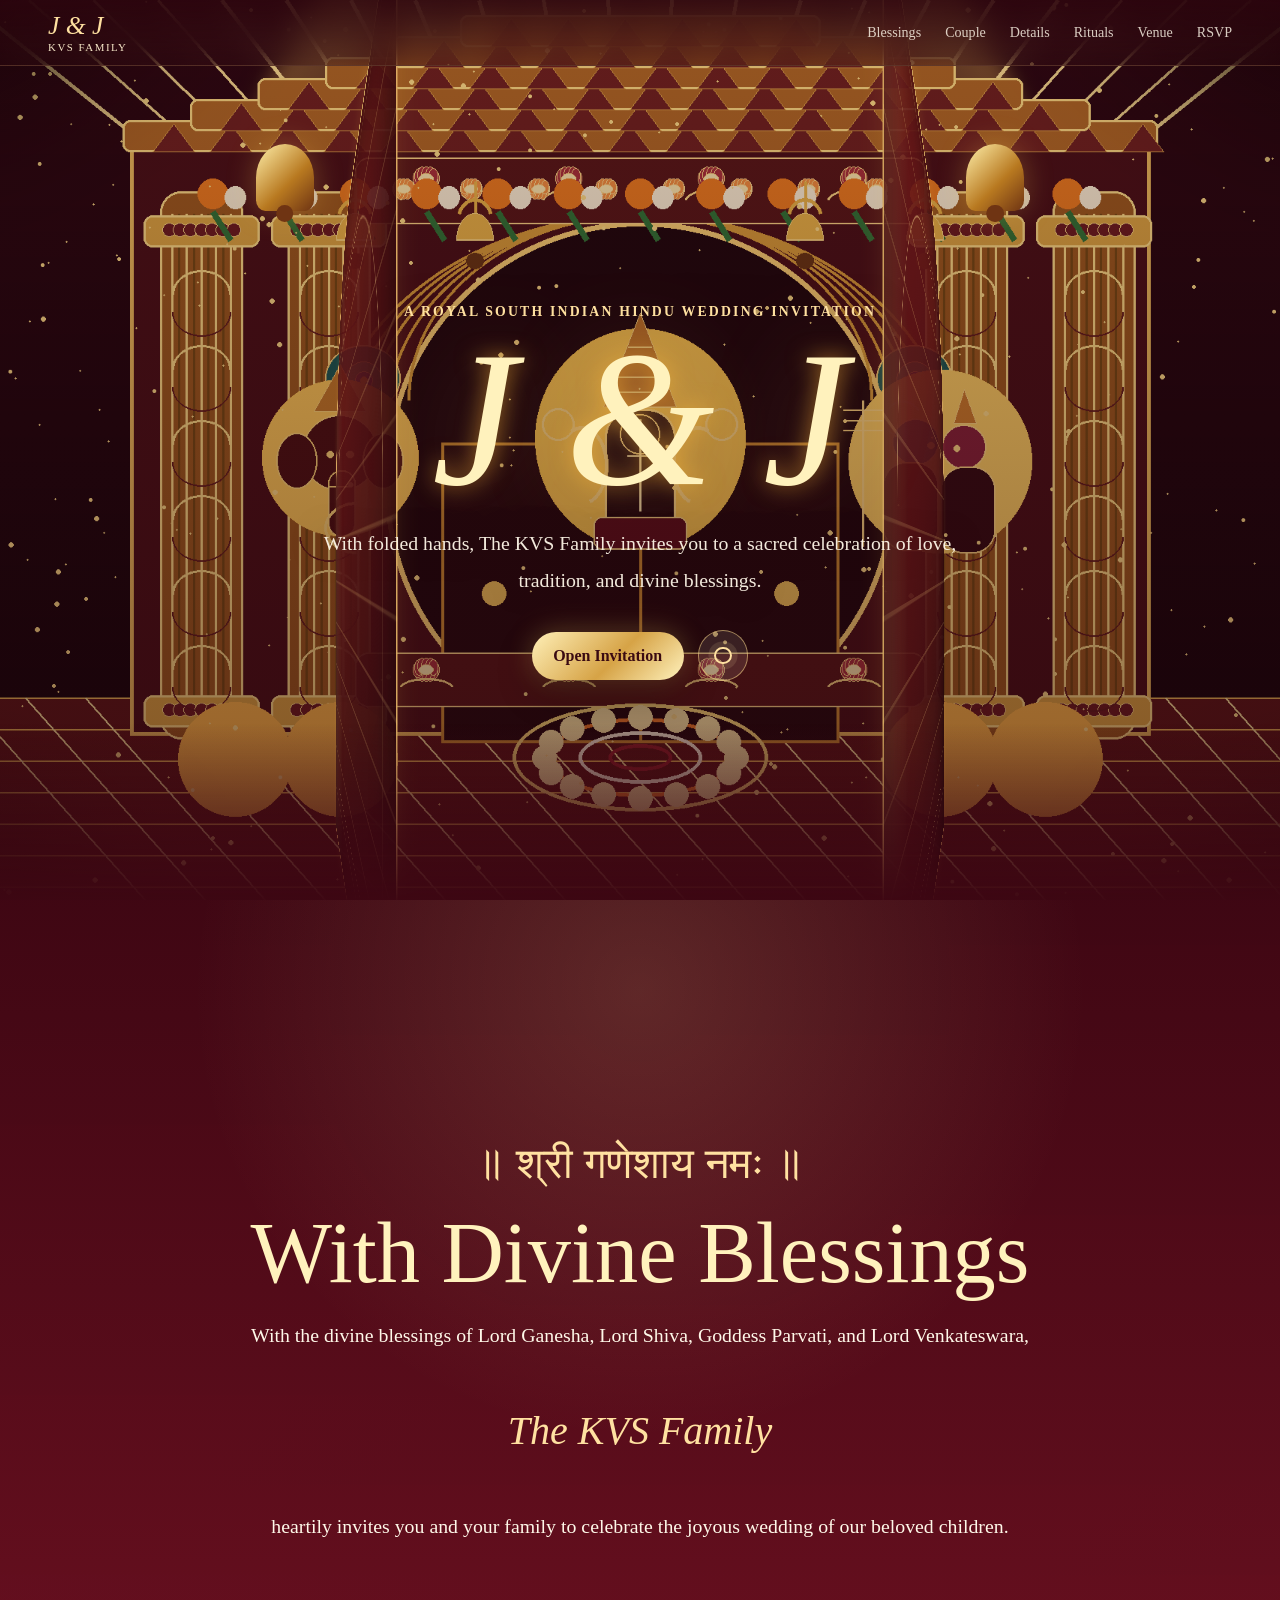
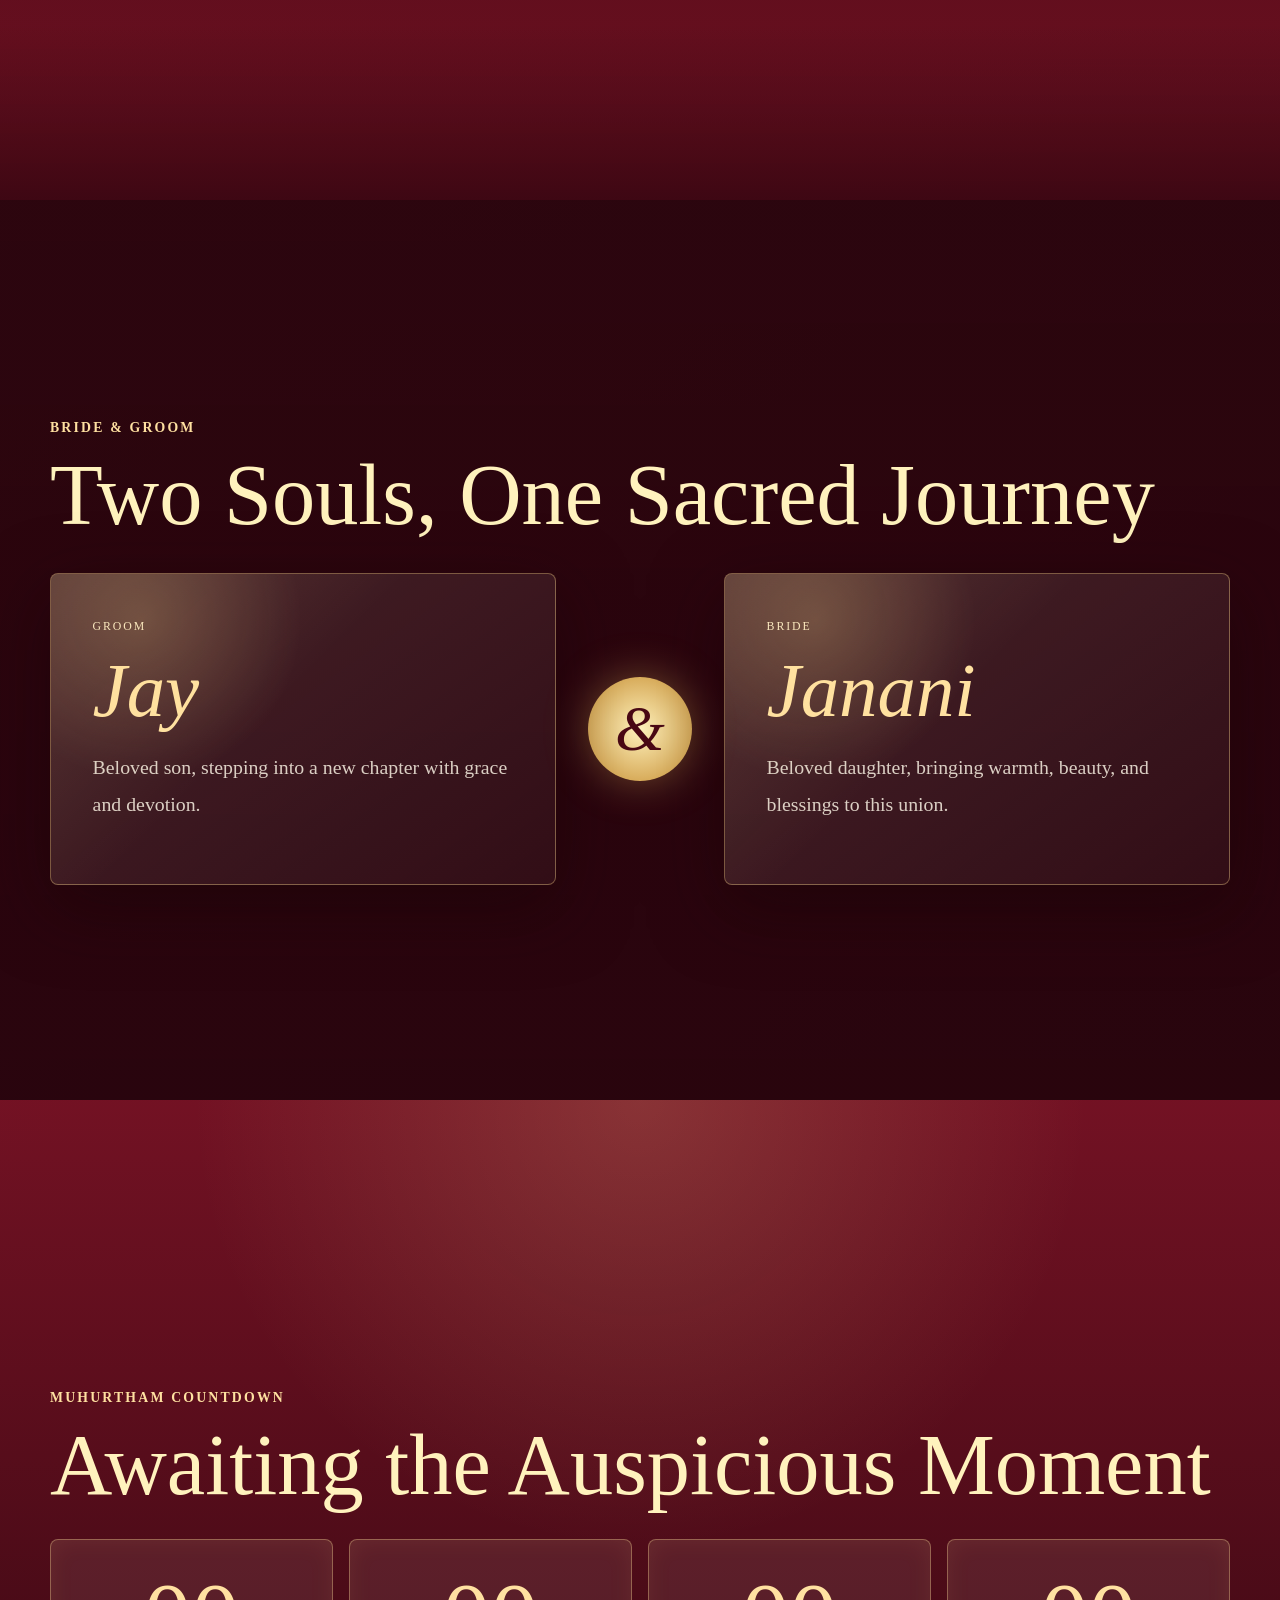
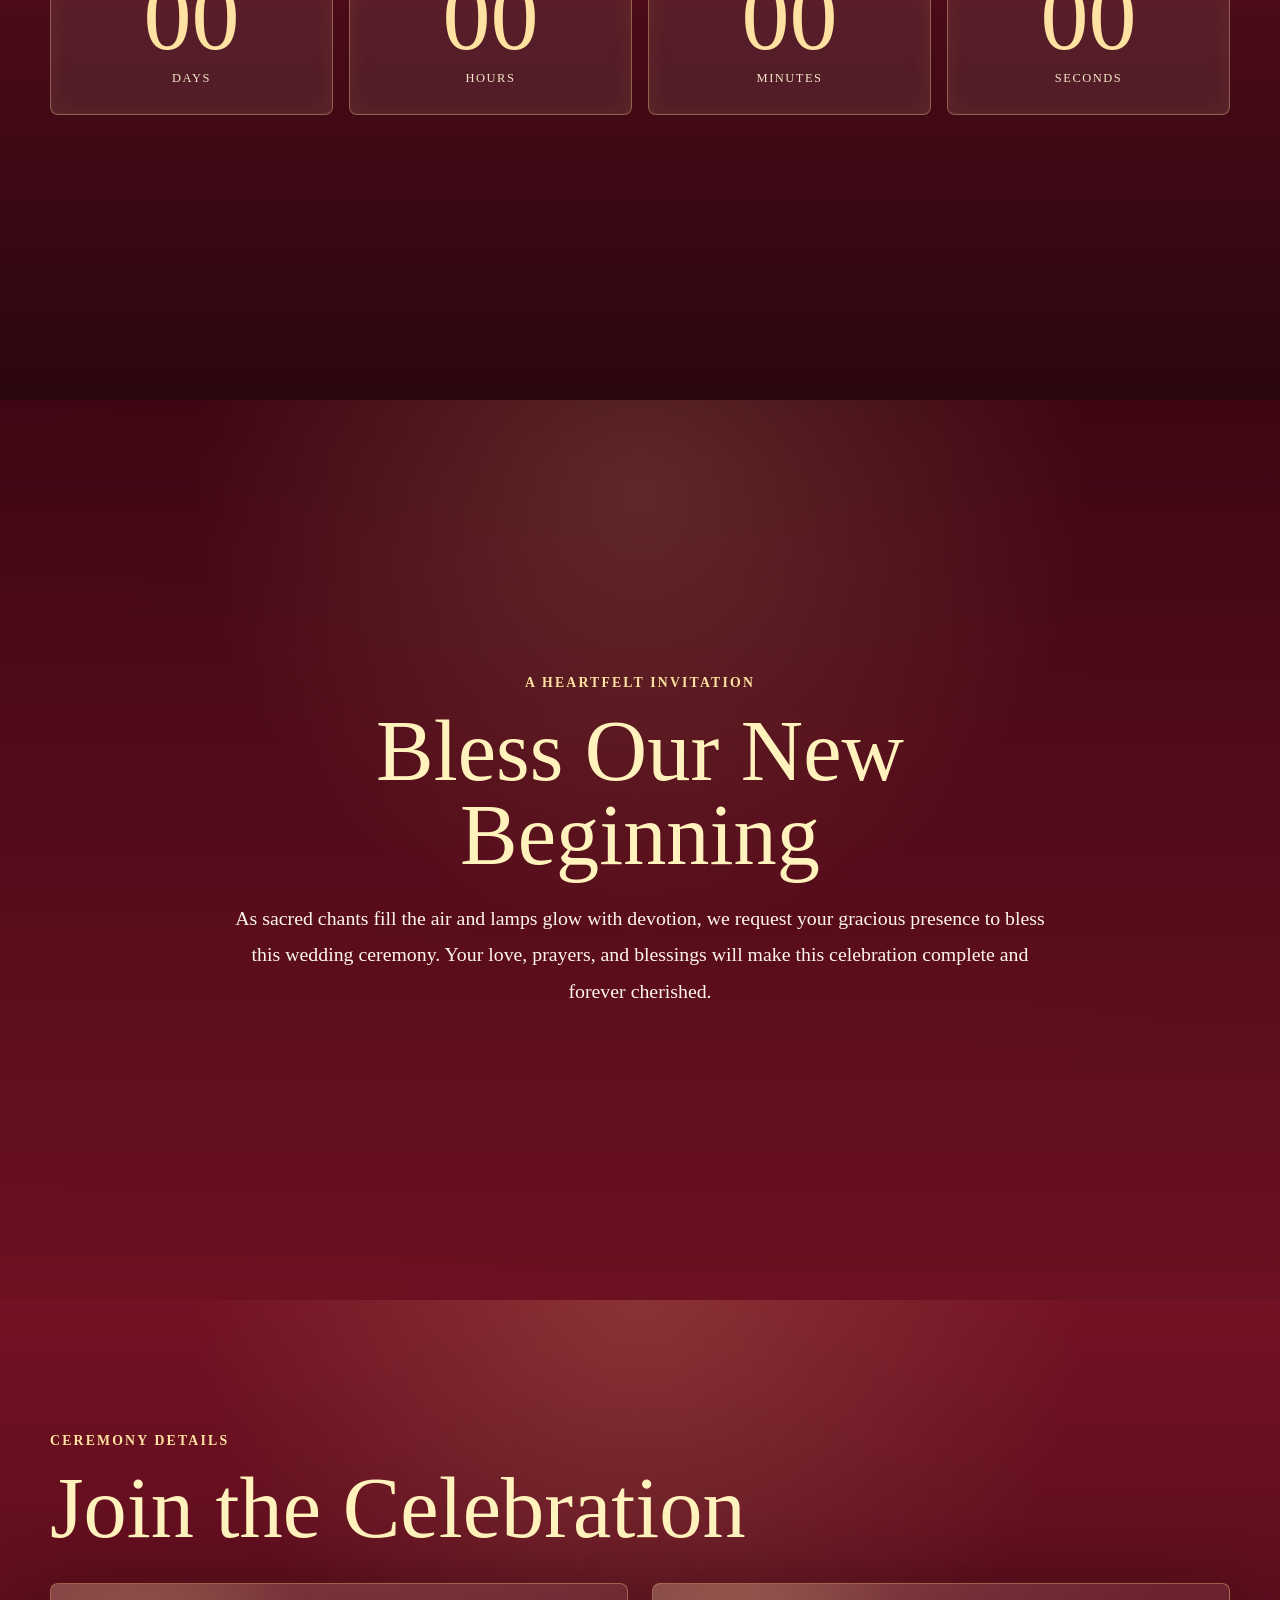
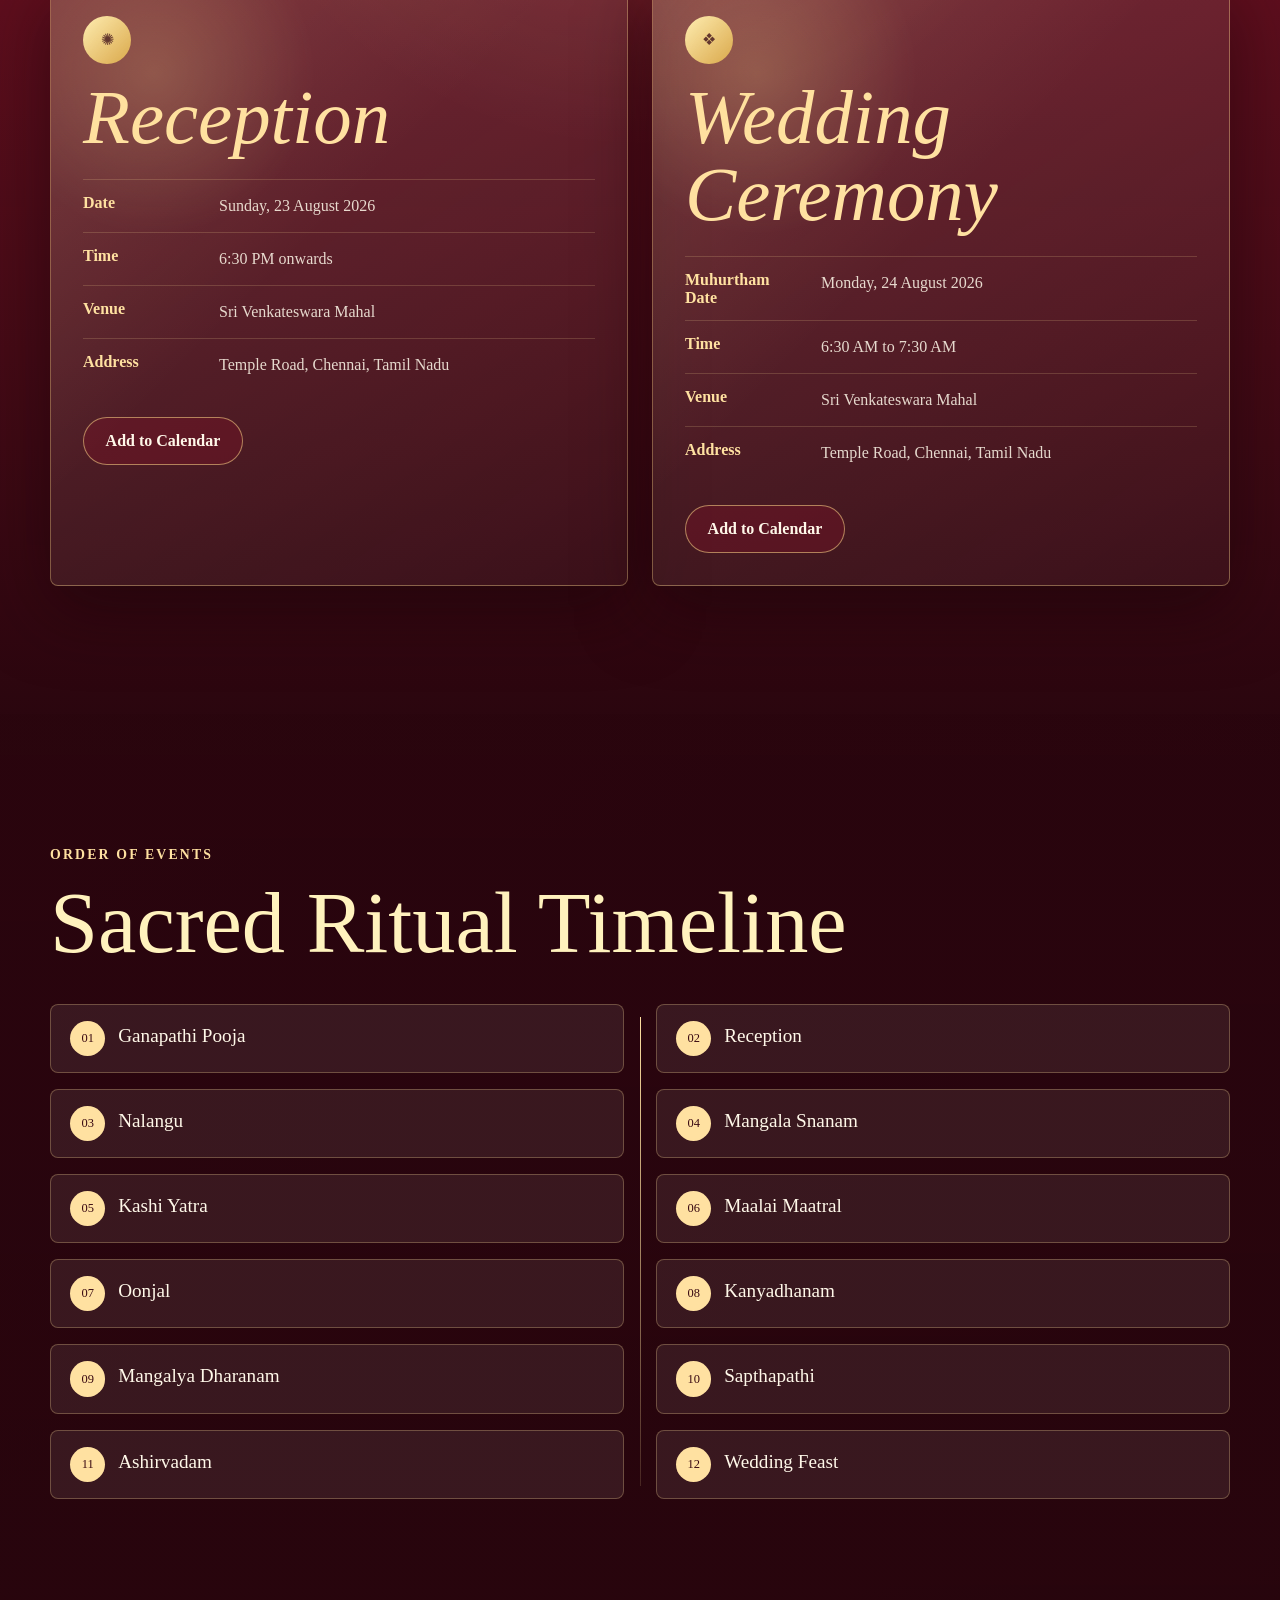
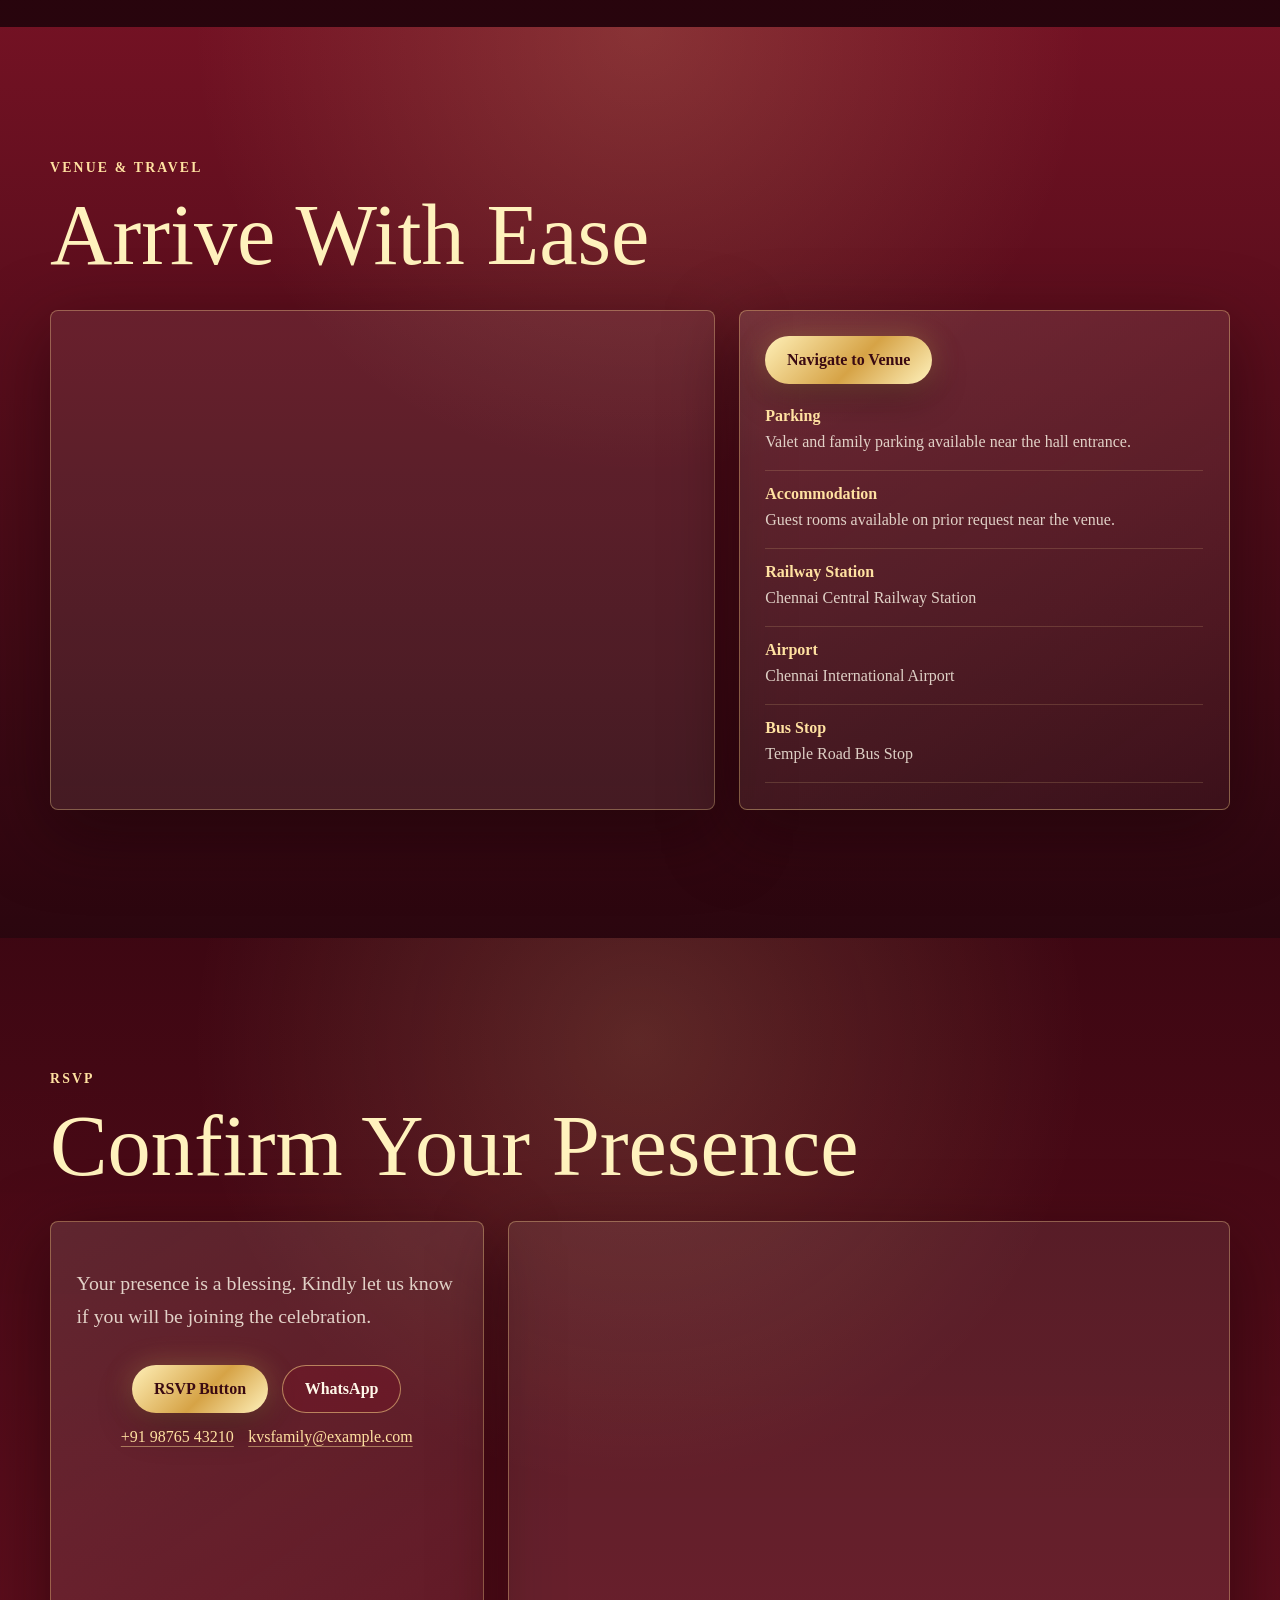
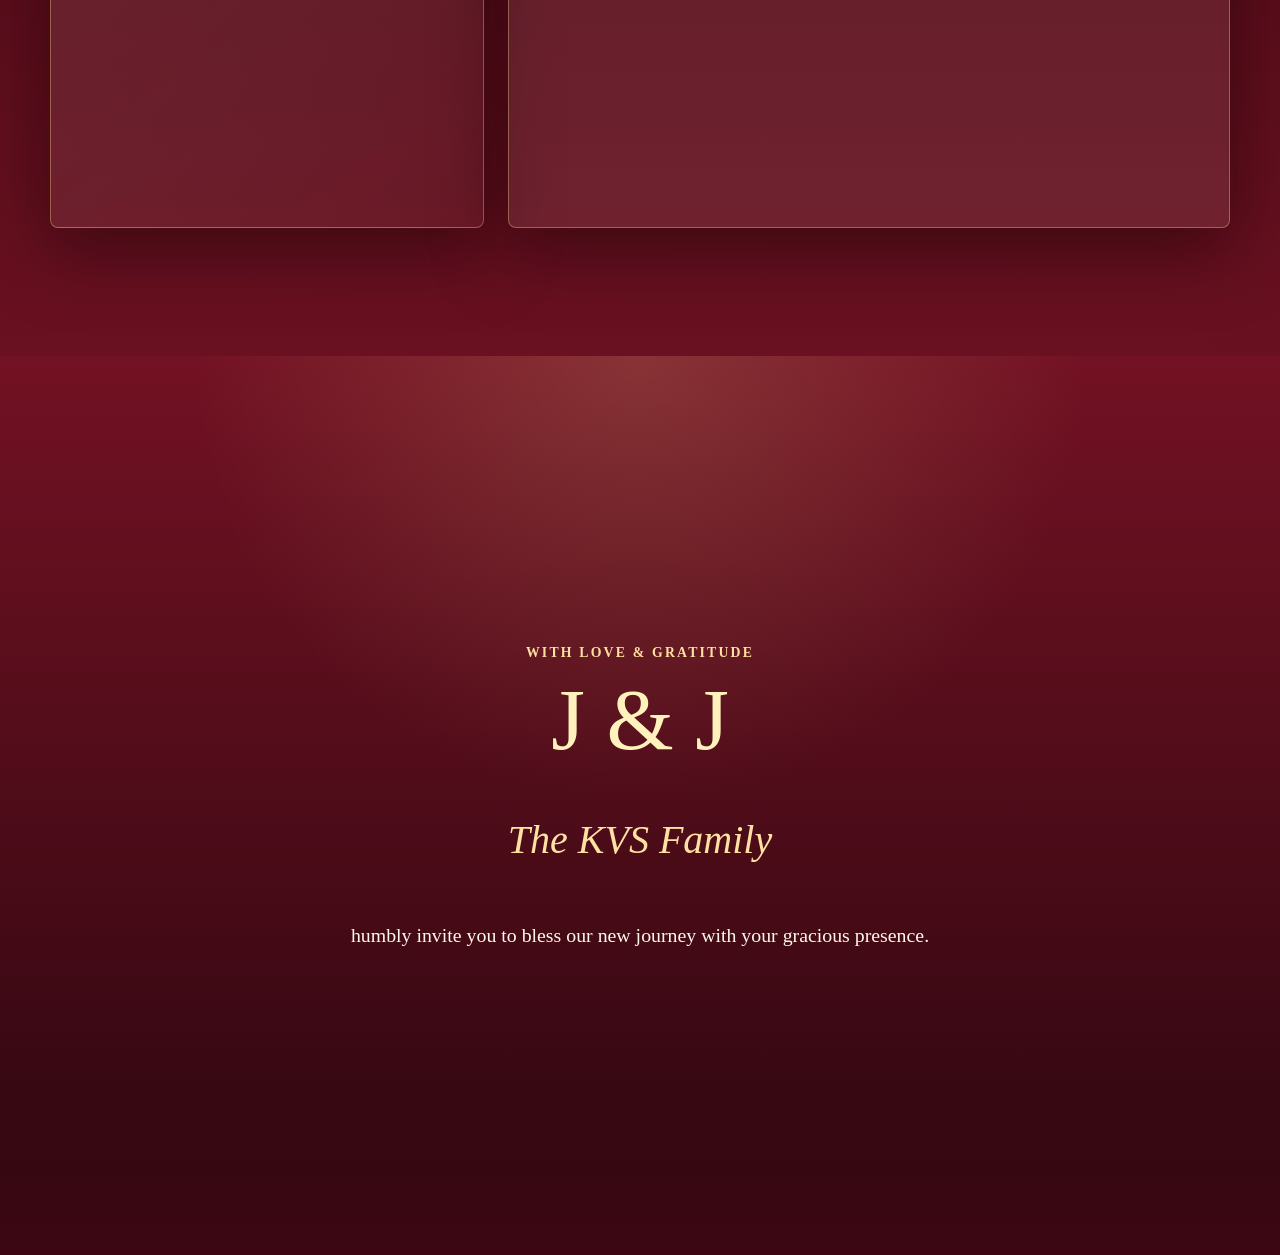
<file: 2026-07-06/create-a-premium-fully-responsive-single/outputs/index.html>
<!doctype html>
<html lang="en">
  <head>
    <meta charset="utf-8" />
    <meta name="viewport" content="width=device-width, initial-scale=1" />
    <title>J & J Wedding Invitation | The KVS Family</title>
    <meta
      name="description"
      content="A royal South Indian Hindu wedding invitation from The KVS Family, inviting you to bless the wedding journey of J & J."
    />
    <meta name="theme-color" content="#7b1426" />
    <meta property="og:title" content="J & J Wedding Invitation" />
    <meta property="og:description" content="The KVS Family heartily invites you to celebrate this joyous wedding." />
    <meta property="og:type" content="website" />
    <link rel="preload" href="assets/temple-entrance.png" as="image" />
    <link rel="stylesheet" href="styles.css" />
  </head>
  <body>
    <div class="loading-screen" aria-live="polite">
      <div class="loader-mark" aria-hidden="true">ॐ</div>
      <p>Preparing the divine invitation</p>
    </div>

    <div class="ambient" aria-hidden="true">
      <span class="ray ray-one"></span>
      <span class="ray ray-two"></span>
      <span class="ray ray-three"></span>
      <div class="petal-field"></div>
      <div class="sparkle-field"></div>
    </div>

    <header class="site-header" aria-label="Primary navigation">
      <a class="brand" href="#opening" aria-label="J and J wedding invitation home">
        <span>J & J</span>
        <small>KVS Family</small>
      </a>
      <button class="nav-toggle" type="button" aria-label="Open navigation" aria-expanded="false">
        <span></span><span></span><span></span>
      </button>
      <nav class="site-nav">
        <a href="#welcome">Blessings</a>
        <a href="#couple">Couple</a>
        <a href="#details">Details</a>
        <a href="#events">Rituals</a>
        <a href="#travel">Venue</a>
        <a href="#rsvp">RSVP</a>
      </nav>
    </header>

    <main>
      <section id="opening" class="hero section" aria-labelledby="hero-title">
        <div class="hero-backdrop" aria-hidden="true">
          <div class="temple-doors">
            <span class="door door-left"></span>
            <span class="door door-right"></span>
          </div>
          <span class="bell bell-left"></span>
          <span class="bell bell-right"></span>
        </div>
        <div class="hero-content reveal">
          <p class="eyebrow">A Royal South Indian Hindu Wedding Invitation</p>
          <h1 id="hero-title">J & J</h1>
          <p class="hero-copy">With folded hands, The KVS Family invites you to a sacred celebration of love, tradition, and divine blessings.</p>
          <div class="hero-actions">
            <button class="primary-button" type="button" data-open-invitation>Open Invitation</button>
            <button class="icon-button" type="button" data-audio-toggle aria-label="Play temple ambience">
              <span class="sound-icon" aria-hidden="true"></span>
            </button>
          </div>
        </div>
      </section>

      <section id="welcome" class="section welcome-section" aria-labelledby="welcome-title">
        <div class="section-inner narrow reveal">
          <p class="sanskrit">॥ श्री गणेशाय नमः ॥</p>
          <h2 id="welcome-title">With Divine Blessings</h2>
          <p>
            With the divine blessings of Lord Ganesha, Lord Shiva, Goddess Parvati, and Lord Venkateswara,
          </p>
          <p class="family-name">The KVS Family</p>
          <p>
            heartily invites you and your family to celebrate the joyous wedding of our beloved children.
          </p>
        </div>
      </section>

      <section id="couple" class="section couple-section" aria-labelledby="couple-title">
        <div class="section-inner reveal">
          <p class="eyebrow">Bride & Groom</p>
          <h2 id="couple-title">Two Souls, One Sacred Journey</h2>
          <div class="couple-card">
            <article>
              <span class="role">Groom</span>
              <h3 data-groom-name>Jay</h3>
              <p>Beloved son, stepping into a new chapter with grace and devotion.</p>
            </article>
            <div class="ampersand" aria-hidden="true">&</div>
            <article>
              <span class="role">Bride</span>
              <h3 data-bride-name>Janani</h3>
              <p>Beloved daughter, bringing warmth, beauty, and blessings to this union.</p>
            </article>
          </div>
        </div>
      </section>

      <section id="countdown" class="section countdown-section" aria-labelledby="countdown-title">
        <div class="section-inner reveal">
          <p class="eyebrow">Muhurtham Countdown</p>
          <h2 id="countdown-title">Awaiting the Auspicious Moment</h2>
          <div class="countdown-grid" role="timer" aria-live="polite">
            <div><strong data-countdown-days>00</strong><span>Days</span></div>
            <div><strong data-countdown-hours>00</strong><span>Hours</span></div>
            <div><strong data-countdown-minutes>00</strong><span>Minutes</span></div>
            <div><strong data-countdown-seconds>00</strong><span>Seconds</span></div>
          </div>
        </div>
      </section>

      <section class="section message-section" aria-labelledby="message-title">
        <div class="section-inner narrow reveal">
          <p class="eyebrow">A Heartfelt Invitation</p>
          <h2 id="message-title">Bless Our New Beginning</h2>
          <p>
            As sacred chants fill the air and lamps glow with devotion, we request your gracious presence to bless this wedding ceremony. Your love, prayers, and blessings will make this celebration complete and forever cherished.
          </p>
        </div>
      </section>

      <section id="details" class="section details-section" aria-labelledby="details-title">
        <div class="section-inner reveal">
          <p class="eyebrow">Ceremony Details</p>
          <h2 id="details-title">Join the Celebration</h2>
          <div class="detail-grid">
            <article class="detail-panel">
              <span class="detail-icon" aria-hidden="true">✺</span>
              <h3>Reception</h3>
              <dl>
                <div><dt>Date</dt><dd data-reception-date>Sunday, 23 August 2026</dd></div>
                <div><dt>Time</dt><dd data-reception-time>6:30 PM onwards</dd></div>
                <div><dt>Venue</dt><dd data-reception-venue>Sri Venkateswara Mahal</dd></div>
                <div><dt>Address</dt><dd data-reception-address>Temple Road, Chennai, Tamil Nadu</dd></div>
              </dl>
              <button class="secondary-button" type="button" data-calendar="reception">Add to Calendar</button>
            </article>
            <article class="detail-panel">
              <span class="detail-icon" aria-hidden="true">❖</span>
              <h3>Wedding Ceremony</h3>
              <dl>
                <div><dt>Muhurtham Date</dt><dd data-wedding-date>Monday, 24 August 2026</dd></div>
                <div><dt>Time</dt><dd data-wedding-time>6:30 AM to 7:30 AM</dd></div>
                <div><dt>Venue</dt><dd data-wedding-venue>Sri Venkateswara Mahal</dd></div>
                <div><dt>Address</dt><dd data-wedding-address>Temple Road, Chennai, Tamil Nadu</dd></div>
              </dl>
              <button class="secondary-button" type="button" data-calendar="wedding">Add to Calendar</button>
            </article>
          </div>
        </div>
      </section>

      <section id="events" class="section events-section" aria-labelledby="events-title">
        <div class="section-inner reveal">
          <p class="eyebrow">Order of Events</p>
          <h2 id="events-title">Sacred Ritual Timeline</h2>
          <ol class="timeline">
            <li><span>Ganapathi Pooja</span></li>
            <li><span>Reception</span></li>
            <li><span>Nalangu</span></li>
            <li><span>Mangala Snanam</span></li>
            <li><span>Kashi Yatra</span></li>
            <li><span>Maalai Maatral</span></li>
            <li><span>Oonjal</span></li>
            <li><span>Kanyadhanam</span></li>
            <li><span>Mangalya Dharanam</span></li>
            <li><span>Sapthapathi</span></li>
            <li><span>Ashirvadam</span></li>
            <li><span>Wedding Feast</span></li>
          </ol>
        </div>
      </section>

      <section id="travel" class="section travel-section" aria-labelledby="travel-title">
        <div class="section-inner reveal">
          <p class="eyebrow">Venue & Travel</p>
          <h2 id="travel-title">Arrive With Ease</h2>
          <div class="travel-layout">
            <div class="map-frame">
              <iframe
                title="Wedding venue map"
                loading="lazy"
                referrerpolicy="no-referrer-when-downgrade"
                data-map-frame
                src="https://www.google.com/maps?q=Sri%20Venkateswara%20Mahal%20Chennai&output=embed"
              ></iframe>
            </div>
            <div class="travel-info">
              <a class="primary-button" data-navigation-link target="_blank" rel="noopener" href="https://www.google.com/maps/search/?api=1&query=Sri%20Venkateswara%20Mahal%20Chennai">Navigate to Venue</a>
              <ul class="info-list">
                <li><strong>Parking</strong><span>Valet and family parking available near the hall entrance.</span></li>
                <li><strong>Accommodation</strong><span>Guest rooms available on prior request near the venue.</span></li>
                <li><strong>Railway Station</strong><span data-railway>Chennai Central Railway Station</span></li>
                <li><strong>Airport</strong><span data-airport>Chennai International Airport</span></li>
                <li><strong>Bus Stop</strong><span data-bus-stop>Temple Road Bus Stop</span></li>
              </ul>
            </div>
          </div>
        </div>
      </section>

      <section id="rsvp" class="section rsvp-section" aria-labelledby="rsvp-title">
        <div class="section-inner reveal">
          <p class="eyebrow">RSVP</p>
          <h2 id="rsvp-title">Confirm Your Presence</h2>
          <div class="rsvp-layout">
            <div class="rsvp-copy">
              <p>Your presence is a blessing. Kindly let us know if you will be joining the celebration.</p>
              <div class="contact-actions">
                <a class="primary-button" data-rsvp-link target="_blank" rel="noopener" href="https://forms.gle/example">RSVP Button</a>
                <a class="secondary-button" data-whatsapp-link target="_blank" rel="noopener" href="https://wa.me/919876543210">WhatsApp</a>
                <a class="text-link" data-phone-link href="tel:+919876543210">+91 98765 43210</a>
                <a class="text-link" data-email-link href="mailto:kvsfamily@example.com">kvsfamily@example.com</a>
              </div>
            </div>
            <div class="form-frame">
              <iframe title="RSVP Google Form" data-rsvp-frame src="about:blank" loading="lazy"></iframe>
              <p>Replace the RSVP link in <code>script.js</code> with your Google Form embed URL.</p>
            </div>
          </div>
        </div>
      </section>

      <section class="section closing-section" aria-labelledby="closing-title">
        <div class="section-inner narrow reveal">
          <p class="eyebrow">With Love & Gratitude</p>
          <h2 id="closing-title">J & J</h2>
          <p class="family-name">The KVS Family</p>
          <p>humbly invite you to bless our new journey with your gracious presence.</p>
        </div>
      </section>
    </main>

    <button class="back-to-top" type="button" aria-label="Back to top">↑</button>
    <script src="script.js"></script>
  </body>
</html>
</file>
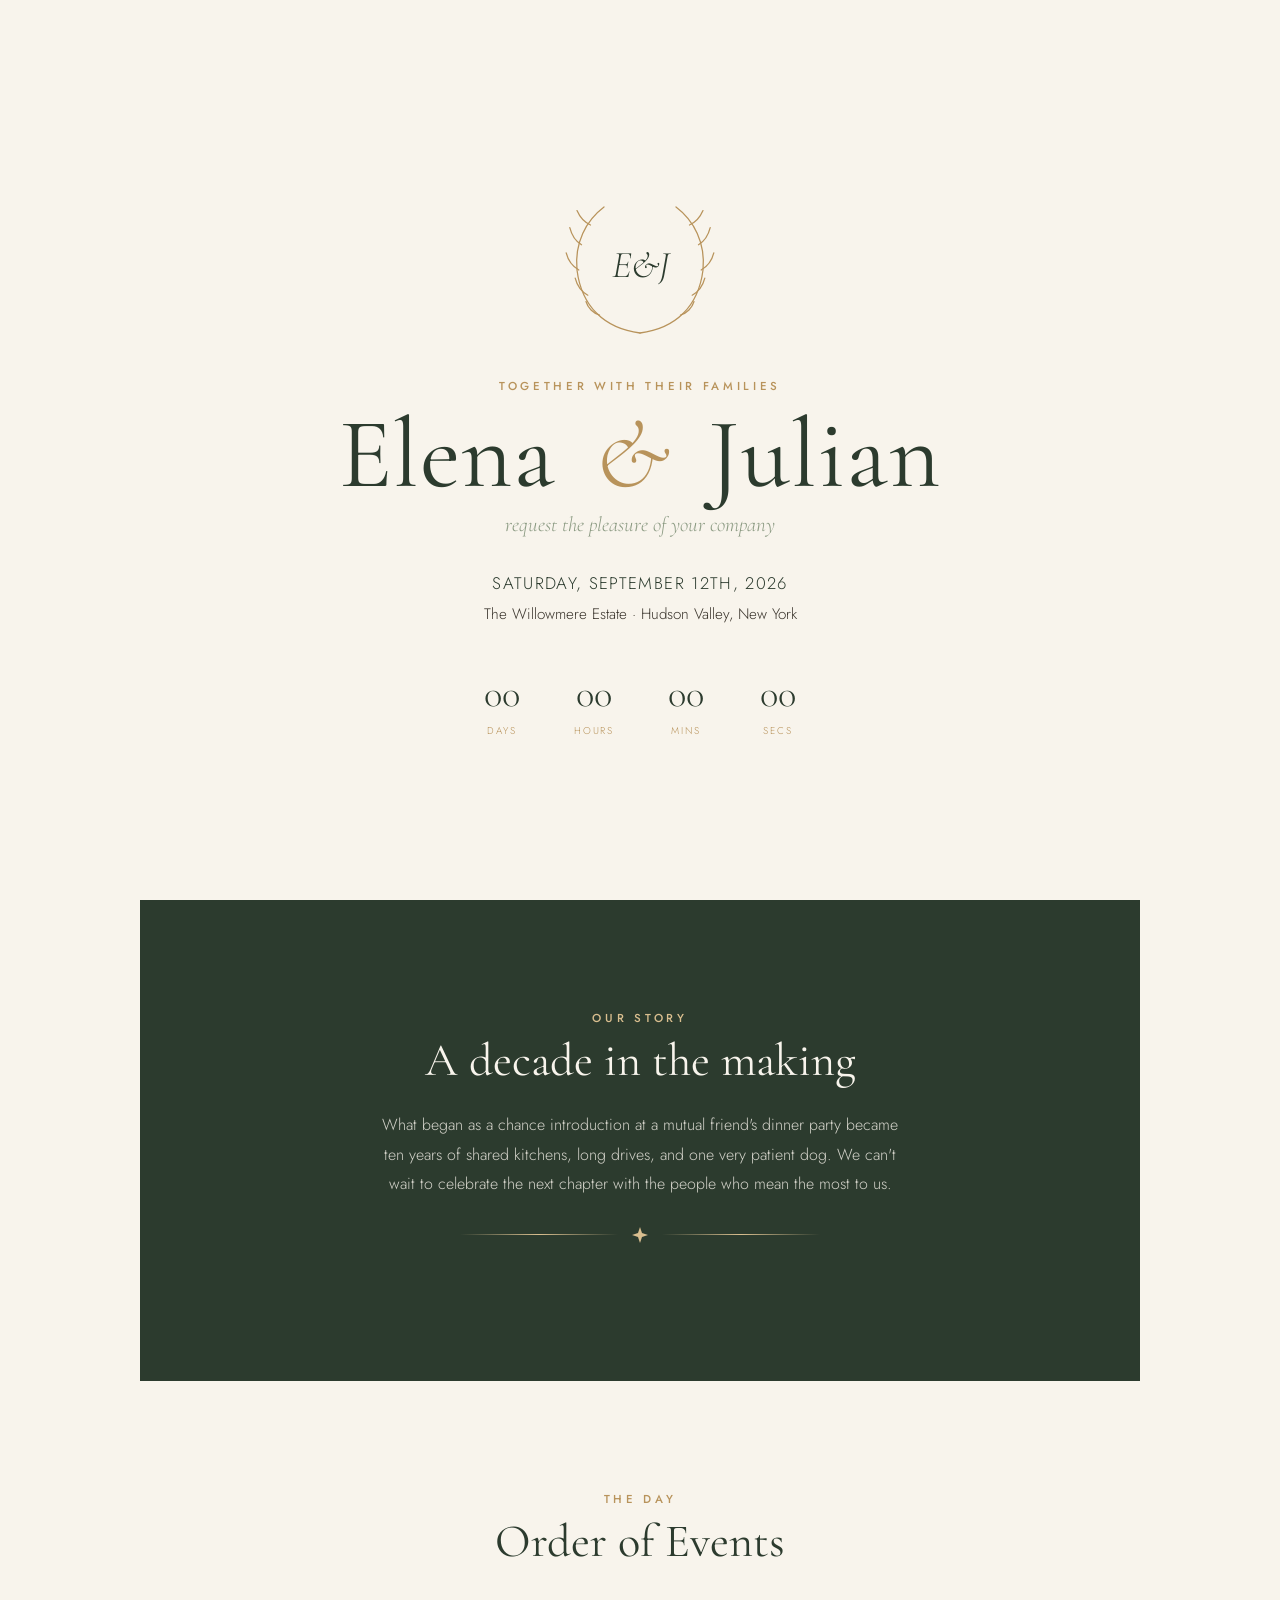
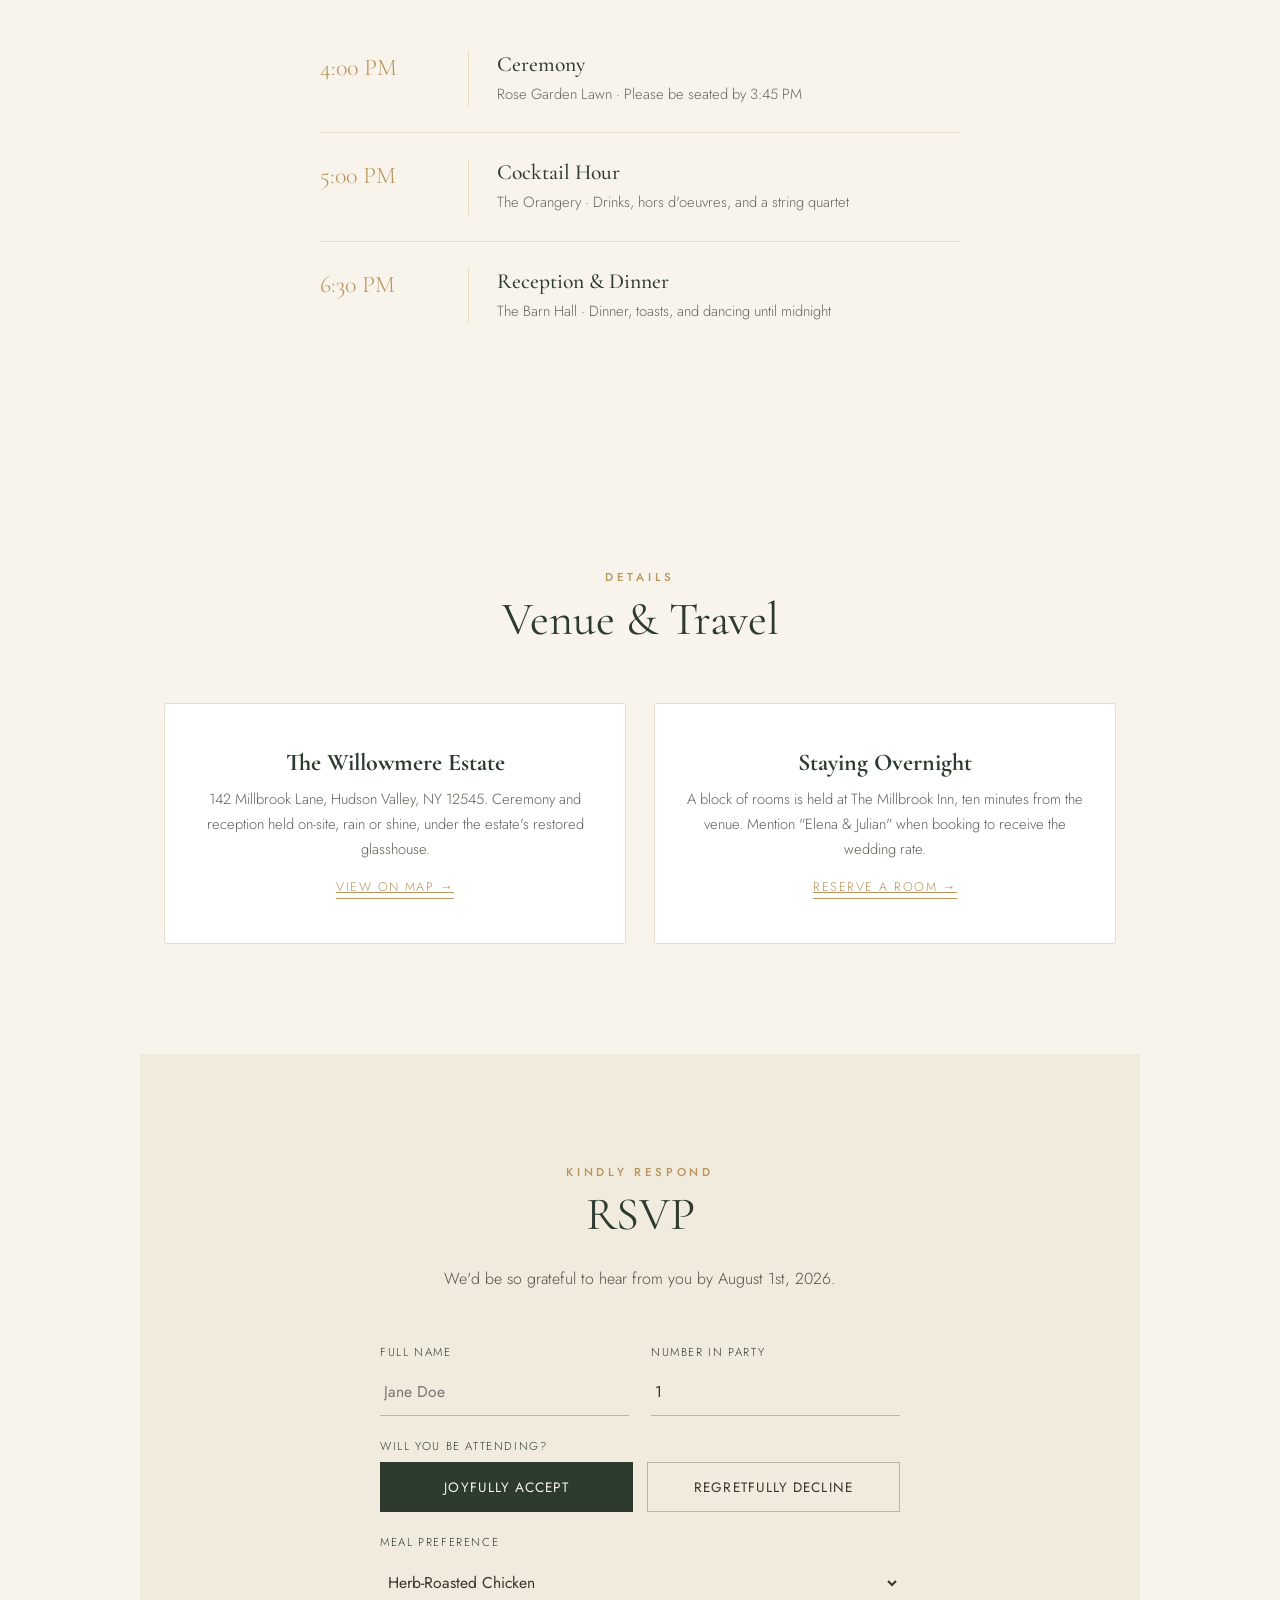
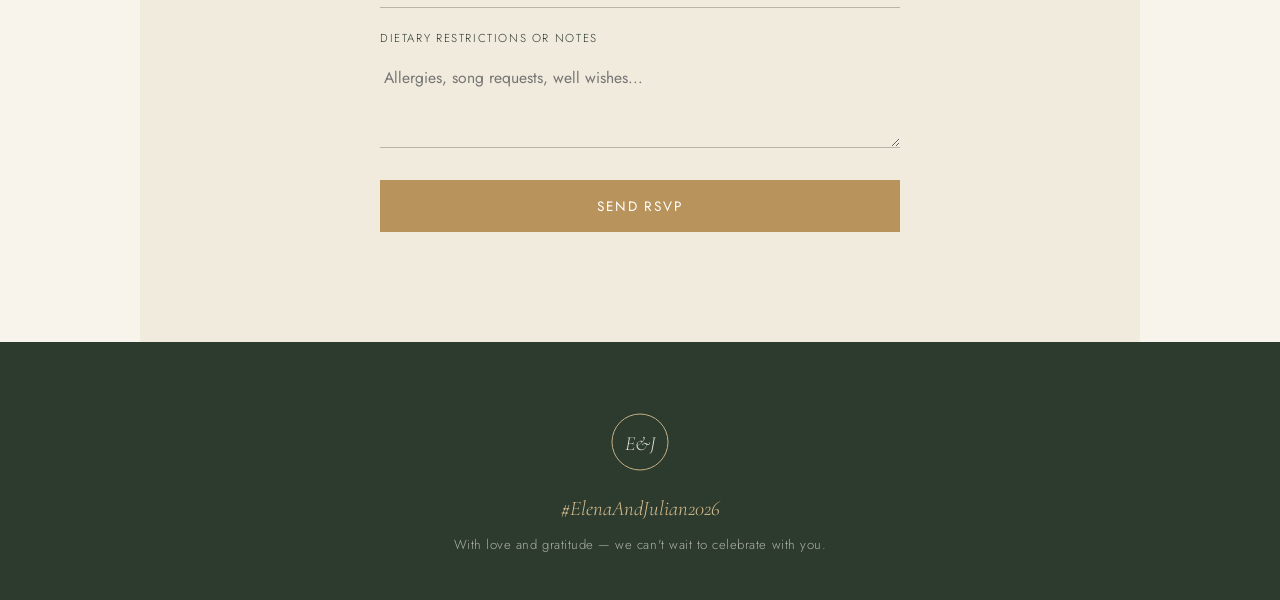
<file: wedding-invite.html>
<!DOCTYPE html>
<html lang="en">
<head>
<meta charset="UTF-8">
<meta name="viewport" content="width=device-width, initial-scale=1.0">
<title>Elena & Julian — September 12, 2026</title>
<link rel="preconnect" href="https://fonts.googleapis.com">
<link rel="preconnect" href="https://fonts.gstatic.com" crossorigin>
<link href="https://fonts.googleapis.com/css2?family=Cormorant+Garamond:ital,wght@0,300;0,400;0,500;1,400&family=Jost:wght@300;400;500&display=swap" rel="stylesheet">
<style>
  :root{
    --ivory:#F8F4EC;
    --ivory-deep:#F1EBDD;
    --deep-green:#2C3B2E;
    --sage:#8B9A82;
    --gold:#B8935B;
    --gold-soft:#D9BE8F;
    --charcoal:#3A342C;
    --white:#FFFFFF;
  }

  *{margin:0;padding:0;box-sizing:border-box;}

  html{scroll-behavior:smooth;}

  body{
    background:var(--ivory);
    color:var(--charcoal);
    font-family:'Jost', sans-serif;
    font-weight:300;
    overflow-x:hidden;
  }

  h1,h2,.serif{
    font-family:'Cormorant Garamond', serif;
    font-weight:400;
    color:var(--deep-green);
  }

  .eyebrow{
    font-family:'Jost', sans-serif;
    font-size:0.72rem;
    letter-spacing:0.32em;
    text-transform:uppercase;
    color:var(--gold);
    font-weight:500;
  }

  a{color:inherit;}

  /* ---------- Divider ---------- */
  .divider{
    display:flex;
    align-items:center;
    justify-content:center;
    gap:14px;
    margin:28px auto;
    width:min(360px, 70%);
  }
  .divider .line{
    flex:1;
    height:1px;
    background:linear-gradient(90deg, transparent, var(--gold), transparent);
  }
  .divider svg{ flex-shrink:0; }

  /* ---------- Hero ---------- */
  .hero{
    min-height:100vh;
    display:flex;
    flex-direction:column;
    align-items:center;
    justify-content:center;
    text-align:center;
    padding:80px 24px 60px;
    position:relative;
  }

  .wreath{
    width:180px;
    height:auto;
    margin-bottom:18px;
    opacity:0;
    animation:fadeDown 1.4s ease forwards 0.2s;
  }

  .hero .eyebrow{
    opacity:0;
    animation:fadeUp 1s ease forwards 0.6s;
  }

  .hero h1{
    font-size:clamp(3rem, 9vw, 6.2rem);
    line-height:1.02;
    margin:10px 0 6px;
    letter-spacing:0.01em;
    opacity:0;
    animation:fadeUp 1.1s ease forwards 0.85s;
  }

  .hero h1 em{
    font-style:italic;
    color:var(--gold);
    font-weight:300;
    padding:0 0.15em;
  }

  .hero .subtitle{
    font-family:'Cormorant Garamond', serif;
    font-style:italic;
    font-size:1.3rem;
    color:var(--sage);
    opacity:0;
    animation:fadeUp 1.1s ease forwards 1.1s;
  }

  .hero .date-line{
    margin-top:34px;
    font-size:1.05rem;
    letter-spacing:0.08em;
    text-transform:uppercase;
    color:var(--deep-green);
    opacity:0;
    animation:fadeUp 1.1s ease forwards 1.35s;
  }

  .hero .location-line{
    margin-top:8px;
    font-size:0.95rem;
    color:var(--charcoal);
    opacity:0.8;
    opacity:0;
    animation:fadeUp 1.1s ease forwards 1.5s;
  }

  /* Countdown */
  .countdown{
    display:flex;
    gap:28px;
    margin-top:46px;
    opacity:0;
    animation:fadeUp 1.1s ease forwards 1.7s;
  }
  .countdown .unit{
    text-align:center;
    min-width:64px;
  }
  .countdown .num{
    font-family:'Cormorant Garamond', serif;
    font-size:2.4rem;
    color:var(--deep-green);
    display:block;
  }
  .countdown .label{
    font-size:0.62rem;
    letter-spacing:0.18em;
    text-transform:uppercase;
    color:var(--gold);
  }

  @keyframes fadeUp{ from{opacity:0; transform:translateY(18px);} to{opacity:1; transform:translateY(0);} }
  @keyframes fadeDown{ from{opacity:0; transform:translateY(-14px);} to{opacity:1; transform:translateY(0);} }

  /* ---------- Reveal on scroll ---------- */
  .reveal{
    opacity:0;
    transform:translateY(30px);
    transition:opacity 0.9s ease, transform 0.9s ease;
  }
  .reveal.visible{
    opacity:1;
    transform:translateY(0);
  }

  /* ---------- Section shell ---------- */
  section{
    padding:110px 24px;
    max-width:1000px;
    margin:0 auto;
    text-align:center;
  }

  section h2{
    font-size:clamp(2.1rem, 4vw, 2.9rem);
    margin-top:6px;
  }

  section > .eyebrow{ display:block; }

  .section-intro{
    max-width:520px;
    margin:22px auto 0;
    font-size:1rem;
    line-height:1.85;
    color:var(--charcoal);
    opacity:0.85;
  }

  /* ---------- Story band ---------- */
  .story-band{
    background:var(--deep-green);
    color:var(--ivory);
  }
  .story-band .eyebrow{ color:var(--gold-soft); }
  .story-band h2{ color:var(--ivory); }
  .story-band .section-intro{ color:var(--ivory); opacity:0.82; }
  .story-band .divider .line{ background:linear-gradient(90deg, transparent, var(--gold-soft), transparent); }

  /* ---------- Schedule ---------- */
  .schedule{
    margin-top:56px;
    display:flex;
    flex-direction:column;
    max-width:640px;
    margin-left:auto;
    margin-right:auto;
    text-align:left;
  }
  .schedule-item{
    display:grid;
    grid-template-columns:120px 1px 1fr;
    gap:28px;
    padding:26px 0;
    border-bottom:1px solid rgba(184,147,91,0.25);
  }
  .schedule-item:last-child{ border-bottom:none; }
  .schedule-item .time{
    font-family:'Cormorant Garamond', serif;
    font-size:1.5rem;
    color:var(--gold);
    padding-top:2px;
  }
  .schedule-item .rule{
    background:var(--gold-soft);
    opacity:0.5;
  }
  .schedule-item .event h3{
    font-family:'Cormorant Garamond', serif;
    font-weight:500;
    font-size:1.35rem;
    color:var(--deep-green);
    margin-bottom:6px;
  }
  .schedule-item .event p{
    font-size:0.92rem;
    opacity:0.75;
    line-height:1.6;
  }

  /* ---------- Details cards ---------- */
  .cards{
    display:grid;
    grid-template-columns:1fr 1fr;
    gap:28px;
    margin-top:56px;
  }
  .card{
    background:var(--white);
    border:1px solid rgba(184,147,91,0.3);
    padding:44px 30px;
    border-radius:2px;
  }
  .card .cardicon{ margin-bottom:16px; }
  .card h3{
    font-family:'Cormorant Garamond', serif;
    font-size:1.5rem;
    color:var(--deep-green);
    margin-bottom:10px;
  }
  .card p{ font-size:0.92rem; line-height:1.7; opacity:0.8; }
  .card a.map-link{
    display:inline-block;
    margin-top:16px;
    font-size:0.78rem;
    letter-spacing:0.12em;
    text-transform:uppercase;
    color:var(--gold);
    border-bottom:1px solid var(--gold);
    padding-bottom:2px;
  }

  /* ---------- RSVP ---------- */
  .rsvp{ background:var(--ivory-deep); }
  form.rsvp-form{
    margin-top:50px;
    max-width:520px;
    margin-left:auto;
    margin-right:auto;
    text-align:left;
    display:flex;
    flex-direction:column;
    gap:22px;
  }
  .field{ display:flex; flex-direction:column; gap:8px; }
  .field label{
    font-size:0.72rem;
    letter-spacing:0.14em;
    text-transform:uppercase;
    color:var(--deep-green);
  }
  .field input[type=text], .field input[type=number], .field select, .field textarea{
    font-family:'Jost', sans-serif;
    font-size:0.98rem;
    padding:12px 4px;
    background:transparent;
    border:none;
    border-bottom:1px solid rgba(58,52,44,0.3);
    color:var(--charcoal);
    outline:none;
    transition:border-color 0.3s ease;
  }
  .field input:focus, .field select:focus, .field textarea:focus{
    border-color:var(--gold);
  }
  .row2{ display:grid; grid-template-columns:1fr 1fr; gap:22px; }

  .attend-toggle{
    display:flex;
    gap:14px;
  }
  .attend-toggle button{
    flex:1;
    padding:14px;
    font-family:'Jost', sans-serif;
    font-size:0.85rem;
    letter-spacing:0.08em;
    text-transform:uppercase;
    background:transparent;
    border:1px solid rgba(58,52,44,0.3);
    color:var(--charcoal);
    cursor:pointer;
    transition:all 0.25s ease;
  }
  .attend-toggle button.active{
    background:var(--deep-green);
    border-color:var(--deep-green);
    color:var(--ivory);
  }

  .submit-btn{
    margin-top:10px;
    padding:16px;
    background:var(--gold);
    color:var(--white);
    border:none;
    font-family:'Jost', sans-serif;
    font-size:0.85rem;
    letter-spacing:0.14em;
    text-transform:uppercase;
    cursor:pointer;
    transition:background 0.3s ease;
  }
  .submit-btn:hover{ background:var(--deep-green); }

  .confirm-msg{
    display:none;
    margin-top:22px;
    text-align:center;
    font-family:'Cormorant Garamond', serif;
    font-style:italic;
    font-size:1.2rem;
    color:var(--deep-green);
  }
  .confirm-msg.show{ display:block; animation:fadeUp 0.7s ease; }

  /* ---------- Footer ---------- */
  footer{
    padding:70px 24px 46px;
    text-align:center;
    background:var(--deep-green);
    color:var(--ivory);
  }
  footer .monogram-small{ width:60px; margin-bottom:18px; opacity:0.9; }
  footer .hashtag{
    font-family:'Cormorant Garamond', serif;
    font-style:italic;
    font-size:1.3rem;
    color:var(--gold-soft);
  }
  footer .thanks{
    margin-top:14px;
    font-size:0.82rem;
    opacity:0.65;
    letter-spacing:0.04em;
  }

  @media(max-width:640px){
    .cards{ grid-template-columns:1fr; }
    .row2{ grid-template-columns:1fr; }
    .schedule-item{ grid-template-columns:80px 1px 1fr; gap:16px; }
    .countdown{ gap:16px; }
    .countdown .unit{ min-width:52px; }
    section{ padding:80px 20px; }
  }

  :focus-visible{ outline:2px solid var(--gold); outline-offset:3px; }

  @media (prefers-reduced-motion: reduce){
    *{ animation-duration:0.01ms !important; animation-iteration-count:1 !important; transition-duration:0.01ms !important; }
  }
</style>
</head>
<body>

<!-- ===================== HERO ===================== -->
<section class="hero">
  <svg class="wreath" viewBox="0 0 200 200" fill="none" xmlns="http://www.w3.org/2000/svg">
    <g stroke="#B8935B" stroke-width="1.4" stroke-linecap="round">
      <!-- left laurel -->
      <path d="M100 170 C 60 165, 35 140, 30 100 C 27 70, 40 45, 60 30" fill="none"/>
      <path d="M55 150 C 48 148, 42 142, 40 135" fill="none"/>
      <path d="M42 128 C 35 124, 30 117, 28 109" fill="none"/>
      <path d="M32 100 C 25 96, 20 89, 18 81" fill="none"/>
      <path d="M35 72 C 28 68, 24 61, 22 53" fill="none"/>
      <path d="M45 50 C 38 47, 33 41, 30 34" fill="none"/>
      <!-- right laurel -->
      <path d="M100 170 C 140 165, 165 140, 170 100 C 173 70, 160 45, 140 30" fill="none"/>
      <path d="M145 150 C 152 148, 158 142, 160 135" fill="none"/>
      <path d="M158 128 C 165 124, 170 117, 172 109" fill="none"/>
      <path d="M168 100 C 175 96, 180 89, 182 81" fill="none"/>
      <path d="M165 72 C 172 68, 176 61, 178 53" fill="none"/>
      <path d="M155 50 C 162 47, 167 41, 170 34" fill="none"/>
    </g>
    <text x="100" y="108" text-anchor="middle" font-family="Cormorant Garamond, serif" font-size="42" fill="#2C3B2E" font-style="italic">E&amp;J</text>
  </svg>

  <span class="eyebrow">Together with their families</span>
  <h1>Elena <em>&amp;</em> Julian</h1>
  <p class="subtitle">request the pleasure of your company</p>
  <p class="date-line">Saturday, September 12th, 2026</p>
  <p class="location-line">The Willowmere Estate · Hudson Valley, New York</p>

  <div class="countdown" id="countdown">
    <div class="unit"><span class="num" id="cd-days">00</span><span class="label">Days</span></div>
    <div class="unit"><span class="num" id="cd-hours">00</span><span class="label">Hours</span></div>
    <div class="unit"><span class="num" id="cd-mins">00</span><span class="label">Mins</span></div>
    <div class="unit"><span class="num" id="cd-secs">00</span><span class="label">Secs</span></div>
  </div>
</section>

<!-- ===================== STORY / WELCOME ===================== -->
<section class="story-band reveal">
  <span class="eyebrow">Our Story</span>
  <h2>A decade in the making</h2>
  <p class="section-intro">
    What began as a chance introduction at a mutual friend's dinner party became ten years of shared kitchens, long drives, and one very patient dog. We can't wait to celebrate the next chapter with the people who mean the most to us.
  </p>
  <div class="divider">
    <div class="line"></div>
    <svg width="16" height="16" viewBox="0 0 16 16"><path d="M8 0L10 6L16 8L10 10L8 16L6 10L0 8L6 6Z" fill="#D9BE8F"/></svg>
    <div class="line"></div>
  </div>
</section>

<!-- ===================== SCHEDULE ===================== -->
<section class="reveal">
  <span class="eyebrow">The Day</span>
  <h2>Order of Events</h2>
  <div class="schedule">
    <div class="schedule-item">
      <div class="time">4:00 PM</div>
      <div class="rule"></div>
      <div class="event">
        <h3>Ceremony</h3>
        <p>Rose Garden Lawn · Please be seated by 3:45 PM</p>
      </div>
    </div>
    <div class="schedule-item">
      <div class="time">5:00 PM</div>
      <div class="rule"></div>
      <div class="event">
        <h3>Cocktail Hour</h3>
        <p>The Orangery · Drinks, hors d'oeuvres, and a string quartet</p>
      </div>
    </div>
    <div class="schedule-item">
      <div class="time">6:30 PM</div>
      <div class="rule"></div>
      <div class="event">
        <h3>Reception & Dinner</h3>
        <p>The Barn Hall · Dinner, toasts, and dancing until midnight</p>
      </div>
    </div>
  </div>
</section>

<!-- ===================== DETAILS ===================== -->
<section class="reveal">
  <span class="eyebrow">Details</span>
  <h2>Venue & Travel</h2>
  <div class="cards">
    <div class="card">
      <h3>The Willowmere Estate</h3>
      <p>142 Millbrook Lane, Hudson Valley, NY 12545. Ceremony and reception held on-site, rain or shine, under the estate's restored glasshouse.</p>
      <a class="map-link" href="#">View on Map →</a>
    </div>
    <div class="card">
      <h3>Staying Overnight</h3>
      <p>A block of rooms is held at The Millbrook Inn, ten minutes from the venue. Mention "Elena & Julian" when booking to receive the wedding rate.</p>
      <a class="map-link" href="#">Reserve a Room →</a>
    </div>
  </div>
</section>

<!-- ===================== RSVP ===================== -->
<section class="rsvp reveal">
  <span class="eyebrow">Kindly Respond</span>
  <h2>RSVP</h2>
  <p class="section-intro">We'd be so grateful to hear from you by August 1st, 2026.</p>

  <form class="rsvp-form" id="rsvpForm">
    <div class="row2">
      <div class="field">
        <label for="fname">Full Name</label>
        <input type="text" id="fname" required placeholder="Jane Doe">
      </div>
      <div class="field">
        <label for="guests">Number in Party</label>
        <input type="number" id="guests" min="1" max="6" value="1">
      </div>
    </div>

    <div class="field">
      <label>Will you be attending?</label>
      <div class="attend-toggle">
        <button type="button" class="attend-btn active" data-val="yes">Joyfully Accept</button>
        <button type="button" class="attend-btn" data-val="no">Regretfully Decline</button>
      </div>
    </div>

    <div class="field">
      <label for="meal">Meal Preference</label>
      <select id="meal">
        <option>Herb-Roasted Chicken</option>
        <option>Pan-Seared Salmon</option>
        <option>Wild Mushroom Risotto (Vegetarian)</option>
      </select>
    </div>

    <div class="field">
      <label for="notes">Dietary Restrictions or Notes</label>
      <textarea id="notes" rows="3" placeholder="Allergies, song requests, well wishes..."></textarea>
    </div>

    <button type="submit" class="submit-btn">Send RSVP</button>
    <p class="confirm-msg" id="confirmMsg">Thank you — your reply has been received with love.</p>
  </form>
</section>

<!-- ===================== FOOTER ===================== -->
<footer>
  <svg class="monogram-small" viewBox="0 0 60 60" fill="none" xmlns="http://www.w3.org/2000/svg">
    <circle cx="30" cy="30" r="28" stroke="#D9BE8F" stroke-width="1"/>
    <text x="30" y="38" text-anchor="middle" font-family="Cormorant Garamond, serif" font-size="20" fill="#F8F4EC" font-style="italic">E&amp;J</text>
  </svg>
  <p class="hashtag">#ElenaAndJulian2026</p>
  <p class="thanks">With love and gratitude — we can't wait to celebrate with you.</p>
</footer>

<script>
  // Countdown
  const weddingDate = new Date("2026-09-12T16:00:00");
  function updateCountdown(){
    const now = new Date();
    let diff = weddingDate - now;
    if(diff < 0) diff = 0;
    const days = Math.floor(diff / (1000*60*60*24));
    const hours = Math.floor((diff / (1000*60*60)) % 24);
    const mins = Math.floor((diff / (1000*60)) % 60);
    const secs = Math.floor((diff / 1000) % 60);
    document.getElementById('cd-days').textContent = String(days).padStart(2,'0');
    document.getElementById('cd-hours').textContent = String(hours).padStart(2,'0');
    document.getElementById('cd-mins').textContent = String(mins).padStart(2,'0');
    document.getElementById('cd-secs').textContent = String(secs).padStart(2,'0');
  }
  updateCountdown();
  setInterval(updateCountdown, 1000);

  // Scroll reveal
  const revealEls = document.querySelectorAll('.reveal');
  const io = new IntersectionObserver((entries)=>{
    entries.forEach(entry=>{
      if(entry.isIntersecting){
        entry.target.classList.add('visible');
        io.unobserve(entry.target);
      }
    });
  }, {threshold:0.15});
  revealEls.forEach(el=>io.observe(el));

  // Attend toggle
  const attendBtns = document.querySelectorAll('.attend-btn');
  let attending = 'yes';
  attendBtns.forEach(btn=>{
    btn.addEventListener('click', ()=>{
      attendBtns.forEach(b=>b.classList.remove('active'));
      btn.classList.add('active');
      attending = btn.dataset.val;
    });
  });

  // Form submit
  document.getElementById('rsvpForm').addEventListener('submit', function(e){
    e.preventDefault();
    document.getElementById('confirmMsg').classList.add('show');
    this.querySelectorAll('input, select, textarea, button').forEach(el=>el.disabled = true);
  });
</script>

</body>
</html>
</file>
<file: 2026-07-06/create-a-premium-fully-responsive-single/outputs/styles.css>
:root {
  --maroon: #781326;
  --deep-red: #3b0711;
  --red: #a8202f;
  --gold: #dcae55;
  --gold-bright: #ffe1a1;
  --ivory: #fff8e9;
  --cream: #f6e7c8;
  --leaf: #255d38;
  --shadow: rgba(24, 3, 8, 0.52);
  --panel: rgba(255, 247, 225, 0.88);
  --ink: #351018;
  --muted: #775451;
  --max-width: 1180px;
}

* {
  box-sizing: border-box;
}

html {
  scroll-behavior: smooth;
}

body {
  margin: 0;
  color: var(--ivory);
  font-family: Georgia, "Times New Roman", serif;
  background:
    radial-gradient(circle at 50% -10%, rgba(255, 219, 132, 0.25), transparent 34rem),
    linear-gradient(135deg, rgba(104, 11, 30, 0.92), rgba(43, 5, 14, 0.98)),
    #360912;
  overflow-x: hidden;
}

body.invitation-open .door-left {
  transform: perspective(950px) rotateY(-67deg);
}

body.invitation-open .door-right {
  transform: perspective(950px) rotateY(67deg);
}

body.nav-open {
  overflow: hidden;
}

body.loaded .loading-screen {
  opacity: 0;
  pointer-events: none;
  transform: scale(1.04);
}

a {
  color: inherit;
}

button,
a {
  -webkit-tap-highlight-color: transparent;
}

.loading-screen {
  position: fixed;
  inset: 0;
  z-index: 50;
  display: grid;
  place-items: center;
  align-content: center;
  gap: 1rem;
  background:
    radial-gradient(circle, rgba(255, 221, 137, 0.2), transparent 24rem),
    #2d0710;
  transition: opacity 0.7s ease, transform 0.7s ease;
}

.loader-mark {
  width: 5rem;
  height: 5rem;
  display: grid;
  place-items: center;
  border: 1px solid rgba(255, 222, 151, 0.48);
  border-radius: 50%;
  font-size: 2.4rem;
  color: var(--gold-bright);
  box-shadow: 0 0 50px rgba(255, 194, 80, 0.35);
  animation: pulse 1.8s ease-in-out infinite;
}

.loading-screen p {
  margin: 0;
  color: var(--cream);
  letter-spacing: 0.08em;
  text-transform: uppercase;
  font-size: 0.76rem;
}

.ambient {
  position: fixed;
  inset: 0;
  z-index: 0;
  pointer-events: none;
  overflow: hidden;
}

.ambient::after {
  content: "";
  position: absolute;
  inset: 0;
  background-image: url("assets/silk-texture.png");
  background-size: cover;
  opacity: 0.18;
  mix-blend-mode: screen;
}

.ray {
  position: absolute;
  top: -15vh;
  width: 18vw;
  height: 130vh;
  background: linear-gradient(180deg, rgba(255, 228, 163, 0.22), transparent 68%);
  filter: blur(16px);
  transform-origin: top center;
  animation: ray-drift 9s ease-in-out infinite alternate;
}

.ray-one {
  left: 10%;
  transform: rotate(18deg);
}

.ray-two {
  left: 45%;
  transform: rotate(-8deg);
  animation-delay: -3s;
}

.ray-three {
  right: 8%;
  transform: rotate(-20deg);
  animation-delay: -6s;
}

.petal-field,
.sparkle-field {
  position: absolute;
  inset: 0;
}

.petal,
.sparkle {
  position: absolute;
  top: -2rem;
  border-radius: 80% 0 80% 0;
  opacity: 0.78;
  animation: fall var(--duration) linear infinite;
  animation-delay: var(--delay);
}

.petal {
  width: var(--size);
  height: calc(var(--size) * 0.68);
  background: var(--color);
  box-shadow: 0 0 14px rgba(255, 205, 143, 0.2);
}

.sparkle {
  width: 0.24rem;
  height: 0.24rem;
  background: var(--gold-bright);
  border-radius: 50%;
  box-shadow: 0 0 10px var(--gold-bright);
  animation-name: sparkle-float;
}

.site-header {
  position: fixed;
  top: 0;
  left: 0;
  right: 0;
  z-index: 20;
  display: flex;
  align-items: center;
  justify-content: space-between;
  gap: 1rem;
  padding: 0.8rem clamp(1rem, 4vw, 3rem);
  background: linear-gradient(180deg, rgba(45, 5, 14, 0.82), rgba(45, 5, 14, 0.34));
  backdrop-filter: blur(18px);
  border-bottom: 1px solid rgba(255, 218, 141, 0.18);
}

.brand {
  text-decoration: none;
  display: grid;
  line-height: 1;
}

.brand span {
  font-size: clamp(1.45rem, 2vw, 2rem);
  color: var(--gold-bright);
  font-style: italic;
}

.brand small {
  margin-top: 0.2rem;
  color: var(--cream);
  font-size: 0.68rem;
  text-transform: uppercase;
  letter-spacing: 0.14em;
}

.site-nav {
  display: flex;
  align-items: center;
  gap: clamp(0.7rem, 2vw, 1.5rem);
  font-size: 0.88rem;
}

.site-nav a {
  color: rgba(255, 248, 233, 0.82);
  text-decoration: none;
  transition: color 0.2s ease;
}

.site-nav a:hover,
.site-nav a:focus-visible {
  color: var(--gold-bright);
}

.nav-toggle {
  display: none;
  width: 2.65rem;
  height: 2.65rem;
  border: 1px solid rgba(255, 222, 151, 0.38);
  border-radius: 50%;
  background: rgba(255, 248, 233, 0.08);
}

.nav-toggle span {
  display: block;
  width: 1.15rem;
  height: 2px;
  margin: 0.25rem auto;
  background: var(--gold-bright);
}

.section {
  position: relative;
  z-index: 1;
  min-height: 100svh;
  display: grid;
  align-items: center;
  padding: clamp(5rem, 10vw, 8rem) clamp(1rem, 4vw, 3rem);
}

.section-inner {
  width: min(100%, var(--max-width));
  margin: 0 auto;
}

.narrow {
  max-width: 820px;
  text-align: center;
}

.hero {
  min-height: 100svh;
  overflow: hidden;
  background:
    linear-gradient(180deg, rgba(36, 3, 10, 0.18), rgba(36, 3, 10, 0.52)),
    url("assets/temple-entrance.png") center / cover no-repeat;
}

.hero::after,
.welcome-section::before,
.closing-section::before {
  content: "";
  position: absolute;
  inset: auto 0 0;
  height: 11rem;
  background: linear-gradient(180deg, transparent, rgba(61, 7, 19, 0.98));
  pointer-events: none;
}

.hero-backdrop {
  position: absolute;
  inset: 0;
  overflow: hidden;
}

.temple-doors {
  position: absolute;
  left: 50%;
  bottom: 8%;
  width: min(38rem, 78vw);
  height: min(34rem, 66vh);
  transform: translateX(-50%);
  perspective: 900px;
}

.door {
  position: absolute;
  top: 0;
  bottom: 0;
  width: 50%;
  background:
    linear-gradient(90deg, rgba(255, 230, 154, 0.12), transparent 22%),
    repeating-linear-gradient(0deg, transparent 0 2.4rem, rgba(255, 217, 130, 0.16) 2.45rem 2.55rem),
    linear-gradient(135deg, rgba(113, 25, 25, 0.86), rgba(41, 7, 13, 0.95));
  border: 3px solid rgba(255, 214, 119, 0.72);
  box-shadow: inset 0 0 70px rgba(0, 0, 0, 0.48), 0 0 40px rgba(255, 193, 75, 0.12);
  transition: transform 1.65s cubic-bezier(0.19, 1, 0.22, 1);
}

.door::before {
  content: "";
  position: absolute;
  inset: 10%;
  border: 1px solid rgba(255, 224, 149, 0.42);
  border-radius: 44% 44% 0 0;
}

.door-left {
  left: 0;
  transform-origin: left center;
  border-radius: 45% 0 0 0;
}

.door-right {
  right: 0;
  transform-origin: right center;
  border-radius: 0 45% 0 0;
}

.bell {
  position: absolute;
  top: 16%;
  width: 3.6rem;
  height: 4.2rem;
  border-radius: 50% 50% 16% 16%;
  background: linear-gradient(135deg, #fff0aa, #b87920 58%, #6f3413);
  box-shadow: 0 0 30px rgba(255, 205, 87, 0.28);
  animation: bell-swing 3.3s ease-in-out infinite;
  transform-origin: 50% -2rem;
}

.bell::before {
  content: "";
  position: absolute;
  left: 50%;
  bottom: -0.7rem;
  width: 1.1rem;
  height: 1.1rem;
  border-radius: 50%;
  background: #6f3413;
  transform: translateX(-50%);
}

.bell-left {
  left: 20%;
}

.bell-right {
  right: 20%;
  animation-delay: -1.1s;
}

.hero-content {
  width: min(100%, 880px);
  margin: 0 auto;
  text-align: center;
  padding-top: 5rem;
  text-shadow: 0 0 34px rgba(0, 0, 0, 0.54);
}

.eyebrow {
  margin: 0 0 0.8rem;
  color: var(--gold-bright);
  text-transform: uppercase;
  letter-spacing: 0.16em;
  font-size: clamp(0.72rem, 1.8vw, 0.86rem);
  font-weight: 700;
}

h1,
h2,
h3,
p {
  overflow-wrap: anywhere;
}

h1 {
  margin: 0;
  color: #fff2bd;
  font-size: clamp(5rem, 18vw, 12rem);
  line-height: 0.86;
  font-style: italic;
  font-weight: 500;
  text-shadow: 0 0 22px rgba(255, 184, 56, 0.55), 0 0 100px rgba(255, 215, 128, 0.28);
}

h2 {
  margin: 0 0 1.35rem;
  color: #fff2bd;
  font-size: clamp(2.25rem, 7vw, 5.4rem);
  line-height: 0.98;
  font-weight: 500;
}

h3 {
  margin: 0;
  color: var(--gold-bright);
  font-size: clamp(2rem, 6vw, 4.8rem);
  line-height: 1;
  font-style: italic;
  font-weight: 500;
}

p {
  font-size: clamp(1.02rem, 2.3vw, 1.24rem);
  line-height: 1.85;
}

.hero-copy {
  width: min(100%, 700px);
  margin: 1.4rem auto 0;
  color: rgba(255, 248, 233, 0.94);
}

.hero-actions,
.contact-actions {
  display: flex;
  align-items: center;
  justify-content: center;
  flex-wrap: wrap;
  gap: 0.9rem;
  margin-top: 2rem;
}

.primary-button,
.secondary-button,
.icon-button {
  min-height: 3rem;
  border: 0;
  cursor: pointer;
  font: inherit;
  text-decoration: none;
  transition: transform 0.22s ease, box-shadow 0.22s ease, background 0.22s ease;
}

.primary-button,
.secondary-button {
  display: inline-flex;
  align-items: center;
  justify-content: center;
  padding: 0.9rem 1.35rem;
  border-radius: 999px;
  font-weight: 700;
}

.primary-button {
  color: #3a0a12;
  background: linear-gradient(135deg, #fff0b8, #d6a346 55%, #fff2bd);
  box-shadow: 0 14px 36px rgba(0, 0, 0, 0.3), 0 0 28px rgba(255, 210, 103, 0.28);
}

.secondary-button {
  color: var(--ivory);
  border: 1px solid rgba(255, 221, 139, 0.54);
  background: rgba(119, 20, 39, 0.42);
}

.primary-button:hover,
.secondary-button:hover,
.icon-button:hover {
  transform: translateY(-2px);
}

.icon-button {
  width: 3.15rem;
  height: 3.15rem;
  border-radius: 50%;
  display: grid;
  place-items: center;
  color: var(--gold-bright);
  border: 1px solid rgba(255, 221, 139, 0.54);
  background: rgba(255, 248, 233, 0.1);
}

.sound-icon {
  width: 1.1rem;
  height: 1.1rem;
  border-radius: 50%;
  border: 2px solid currentColor;
  box-shadow: 0 0 0 0.35rem rgba(255, 226, 161, 0.12);
}

.welcome-section,
.message-section,
.rsvp-section {
  background:
    radial-gradient(circle at 50% 10%, rgba(255, 222, 151, 0.15), transparent 28rem),
    linear-gradient(180deg, rgba(62, 7, 19, 0.96), rgba(111, 18, 34, 0.92));
}

.sanskrit {
  margin: 0 0 1.2rem;
  color: var(--gold-bright);
  font-size: clamp(1.45rem, 4vw, 2.7rem);
  line-height: 1.3;
}

.family-name {
  color: var(--gold-bright);
  font-size: clamp(1.35rem, 4vw, 2.5rem);
  font-style: italic;
}

.couple-section,
.events-section {
  background:
    linear-gradient(rgba(38, 5, 13, 0.88), rgba(38, 5, 13, 0.92)),
    url("assets/silk-texture.png") center / cover fixed;
}

.couple-card {
  display: grid;
  grid-template-columns: minmax(0, 1fr) auto minmax(0, 1fr);
  align-items: stretch;
  gap: clamp(1rem, 3vw, 2rem);
  margin-top: 2.2rem;
}

.couple-card article,
.detail-panel,
.travel-info,
.rsvp-copy,
.form-frame {
  position: relative;
  border: 1px solid rgba(255, 220, 139, 0.36);
  border-radius: 8px;
  background: linear-gradient(145deg, rgba(255, 248, 233, 0.12), rgba(255, 248, 233, 0.04));
  box-shadow: 0 22px 70px var(--shadow);
  overflow: hidden;
}

.couple-card article {
  padding: clamp(1.4rem, 4vw, 2.6rem);
  min-height: 19rem;
}

.couple-card article::before,
.detail-panel::before {
  content: "";
  position: absolute;
  inset: 0;
  background:
    radial-gradient(circle at 18% 15%, rgba(255, 223, 143, 0.2), transparent 10rem),
    linear-gradient(135deg, rgba(255, 225, 160, 0.12), transparent 44%);
  pointer-events: none;
}

.role {
  display: inline-block;
  margin-bottom: 1.2rem;
  color: var(--cream);
  text-transform: uppercase;
  letter-spacing: 0.16em;
  font-size: 0.74rem;
}

.couple-card p {
  color: rgba(255, 248, 233, 0.82);
}

.ampersand {
  align-self: center;
  display: grid;
  place-items: center;
  width: clamp(4rem, 10vw, 6.5rem);
  height: clamp(4rem, 10vw, 6.5rem);
  border-radius: 50%;
  color: #4a0915;
  background: radial-gradient(circle, #fff2bd, #c99033);
  font-size: clamp(2rem, 6vw, 4rem);
  font-style: italic;
  box-shadow: 0 0 44px rgba(255, 211, 109, 0.34);
}

.countdown-section,
.details-section,
.travel-section,
.closing-section {
  background:
    radial-gradient(circle at 50% 0%, rgba(255, 225, 151, 0.16), transparent 28rem),
    linear-gradient(180deg, rgba(116, 18, 36, 0.98), rgba(42, 6, 15, 0.97));
}

.countdown-grid {
  display: grid;
  grid-template-columns: repeat(4, minmax(0, 1fr));
  gap: clamp(0.7rem, 2vw, 1rem);
  margin-top: 2rem;
}

.countdown-grid div {
  min-height: clamp(7.2rem, 17vw, 11rem);
  display: grid;
  place-items: center;
  align-content: center;
  border: 1px solid rgba(255, 222, 151, 0.36);
  border-radius: 8px;
  background: rgba(255, 248, 233, 0.08);
  box-shadow: inset 0 0 24px rgba(255, 206, 100, 0.08);
}

.countdown-grid strong {
  color: var(--gold-bright);
  font-size: clamp(2.4rem, 8vw, 6rem);
  line-height: 1;
  font-weight: 500;
}

.countdown-grid span {
  margin-top: 0.4rem;
  color: var(--cream);
  text-transform: uppercase;
  letter-spacing: 0.12em;
  font-size: 0.78rem;
}

.detail-grid {
  display: grid;
  grid-template-columns: repeat(2, minmax(0, 1fr));
  gap: clamp(1rem, 3vw, 1.5rem);
  margin-top: 2rem;
}

.detail-panel {
  padding: clamp(1.3rem, 4vw, 2rem);
}

.detail-icon {
  display: inline-grid;
  place-items: center;
  width: 3rem;
  height: 3rem;
  margin-bottom: 1rem;
  color: #3a0a12;
  background: linear-gradient(135deg, #fff1b8, #cf9835);
  border-radius: 50%;
}

dl {
  margin: 1.4rem 0 1.6rem;
}

dl div {
  display: grid;
  grid-template-columns: 7.5rem minmax(0, 1fr);
  gap: 1rem;
  padding: 0.85rem 0;
  border-top: 1px solid rgba(255, 222, 151, 0.18);
}

dt {
  color: var(--gold-bright);
  font-weight: 700;
}

dd {
  margin: 0;
  color: rgba(255, 248, 233, 0.86);
  line-height: 1.55;
}

.timeline {
  position: relative;
  display: grid;
  grid-template-columns: repeat(2, minmax(0, 1fr));
  gap: 1rem 2rem;
  margin: 2.4rem 0 0;
  padding: 0;
  counter-reset: ritual;
  list-style: none;
}

.timeline::before {
  content: "";
  position: absolute;
  top: 0.8rem;
  bottom: 0.8rem;
  left: 50%;
  width: 1px;
  background: linear-gradient(var(--gold-bright), rgba(255, 225, 151, 0.15));
}

.timeline li {
  counter-increment: ritual;
  position: relative;
  padding: 1rem 1.2rem;
  border: 1px solid rgba(255, 222, 151, 0.28);
  border-radius: 8px;
  background: rgba(255, 248, 233, 0.08);
}

.timeline li::before {
  content: counter(ritual, decimal-leading-zero);
  display: inline-flex;
  width: 2.2rem;
  height: 2.2rem;
  align-items: center;
  justify-content: center;
  margin-right: 0.8rem;
  border-radius: 50%;
  color: #3a0a12;
  background: var(--gold-bright);
  font-size: 0.78rem;
}

.timeline span {
  color: var(--ivory);
  font-size: clamp(1rem, 2.2vw, 1.2rem);
}

.travel-layout,
.rsvp-layout {
  display: grid;
  grid-template-columns: minmax(0, 1.15fr) minmax(20rem, 0.85fr);
  gap: clamp(1rem, 3vw, 1.5rem);
  margin-top: 2rem;
}

.map-frame,
.form-frame {
  min-height: 30rem;
  border: 1px solid rgba(255, 222, 151, 0.34);
  border-radius: 8px;
  overflow: hidden;
  background: rgba(255, 248, 233, 0.08);
  box-shadow: 0 22px 70px var(--shadow);
}

iframe {
  width: 100%;
  height: 100%;
  min-height: inherit;
  border: 0;
  display: block;
}

.travel-info,
.rsvp-copy,
.form-frame {
  padding: clamp(1.2rem, 3vw, 1.6rem);
}

.info-list {
  display: grid;
  gap: 0.9rem;
  padding: 0;
  margin: 1.4rem 0 0;
  list-style: none;
}

.info-list li {
  display: grid;
  gap: 0.25rem;
  padding-bottom: 0.9rem;
  border-bottom: 1px solid rgba(255, 222, 151, 0.16);
}

.info-list strong {
  color: var(--gold-bright);
}

.info-list span,
.rsvp-copy p,
.form-frame p {
  color: rgba(255, 248, 233, 0.82);
  line-height: 1.65;
}

.rsvp-layout {
  grid-template-columns: minmax(18rem, 0.75fr) minmax(0, 1.25fr);
}

.text-link {
  color: var(--gold-bright);
  text-decoration-color: rgba(255, 225, 151, 0.46);
  text-underline-offset: 0.28rem;
}

.back-to-top {
  position: fixed;
  right: 1rem;
  bottom: 1rem;
  z-index: 18;
  width: 3rem;
  height: 3rem;
  border: 1px solid rgba(255, 222, 151, 0.44);
  border-radius: 50%;
  color: var(--gold-bright);
  background: rgba(49, 6, 15, 0.75);
  backdrop-filter: blur(12px);
  opacity: 0;
  transform: translateY(1rem);
  pointer-events: none;
  transition: opacity 0.25s ease, transform 0.25s ease;
}

.back-to-top.visible {
  opacity: 1;
  transform: translateY(0);
  pointer-events: auto;
}

.reveal {
  opacity: 0;
  transform: translateY(2rem);
  transition: opacity 0.8s ease, transform 0.8s ease;
}

.reveal.visible {
  opacity: 1;
  transform: translateY(0);
}

@keyframes pulse {
  50% {
    transform: scale(1.06);
    box-shadow: 0 0 75px rgba(255, 194, 80, 0.55);
  }
}

@keyframes fall {
  to {
    transform: translate3d(var(--drift), 110vh, 0) rotate(540deg);
  }
}

@keyframes sparkle-float {
  50% {
    opacity: 1;
    transform: translate3d(1rem, 52vh, 0) scale(1.8);
  }
  to {
    opacity: 0;
    transform: translate3d(var(--drift), 108vh, 0) scale(0.8);
  }
}

@keyframes ray-drift {
  to {
    opacity: 0.55;
    translate: 2rem 0;
  }
}

@keyframes bell-swing {
  0%,
  100% {
    transform: rotate(-4deg);
  }
  50% {
    transform: rotate(5deg);
  }
}

@media (max-width: 860px) {
  .nav-toggle {
    display: block;
  }

  .site-nav {
    position: fixed;
    top: 4.6rem;
    left: 1rem;
    right: 1rem;
    display: grid;
    padding: 1rem;
    border: 1px solid rgba(255, 222, 151, 0.3);
    border-radius: 8px;
    background: rgba(51, 6, 16, 0.96);
    box-shadow: 0 22px 70px var(--shadow);
    opacity: 0;
    transform: translateY(-0.7rem);
    pointer-events: none;
    transition: opacity 0.22s ease, transform 0.22s ease;
  }

  body.nav-open .site-nav {
    opacity: 1;
    transform: translateY(0);
    pointer-events: auto;
  }

  .section {
    min-height: auto;
    padding-block: 5.8rem;
  }

  .hero {
    min-height: 100svh;
  }

  .couple-card,
  .detail-grid,
  .travel-layout,
  .rsvp-layout {
    grid-template-columns: 1fr;
  }

  .ampersand {
    justify-self: center;
  }

  .timeline {
    grid-template-columns: 1fr;
  }

  .timeline::before {
    left: 1.05rem;
  }

  .countdown-grid {
    grid-template-columns: repeat(2, minmax(0, 1fr));
  }
}

@media (max-width: 560px) {
  .site-header {
    padding-inline: 0.9rem;
  }

  .hero-content {
    padding-top: 4rem;
  }

  .bell {
    top: 13%;
    width: 2.6rem;
    height: 3.1rem;
  }

  .bell-left {
    left: 8%;
  }

  .bell-right {
    right: 8%;
  }

  .hero-actions,
  .contact-actions {
    align-items: stretch;
    flex-direction: column;
  }

  .primary-button,
  .secondary-button,
  .text-link {
    width: 100%;
  }

  .icon-button {
    margin: 0 auto;
  }

  dl div {
    grid-template-columns: 1fr;
    gap: 0.25rem;
  }

  .countdown-grid {
    gap: 0.6rem;
  }

  .countdown-grid div {
    min-height: 6.4rem;
  }

  .map-frame,
  .form-frame {
    min-height: 24rem;
  }
}

@media (prefers-reduced-motion: reduce) {
  *,
  *::before,
  *::after {
    animation-duration: 0.001ms !important;
    animation-iteration-count: 1 !important;
    scroll-behavior: auto !important;
    transition-duration: 0.001ms !important;
  }

  .reveal {
    opacity: 1;
    transform: none;
  }
}
</file>
